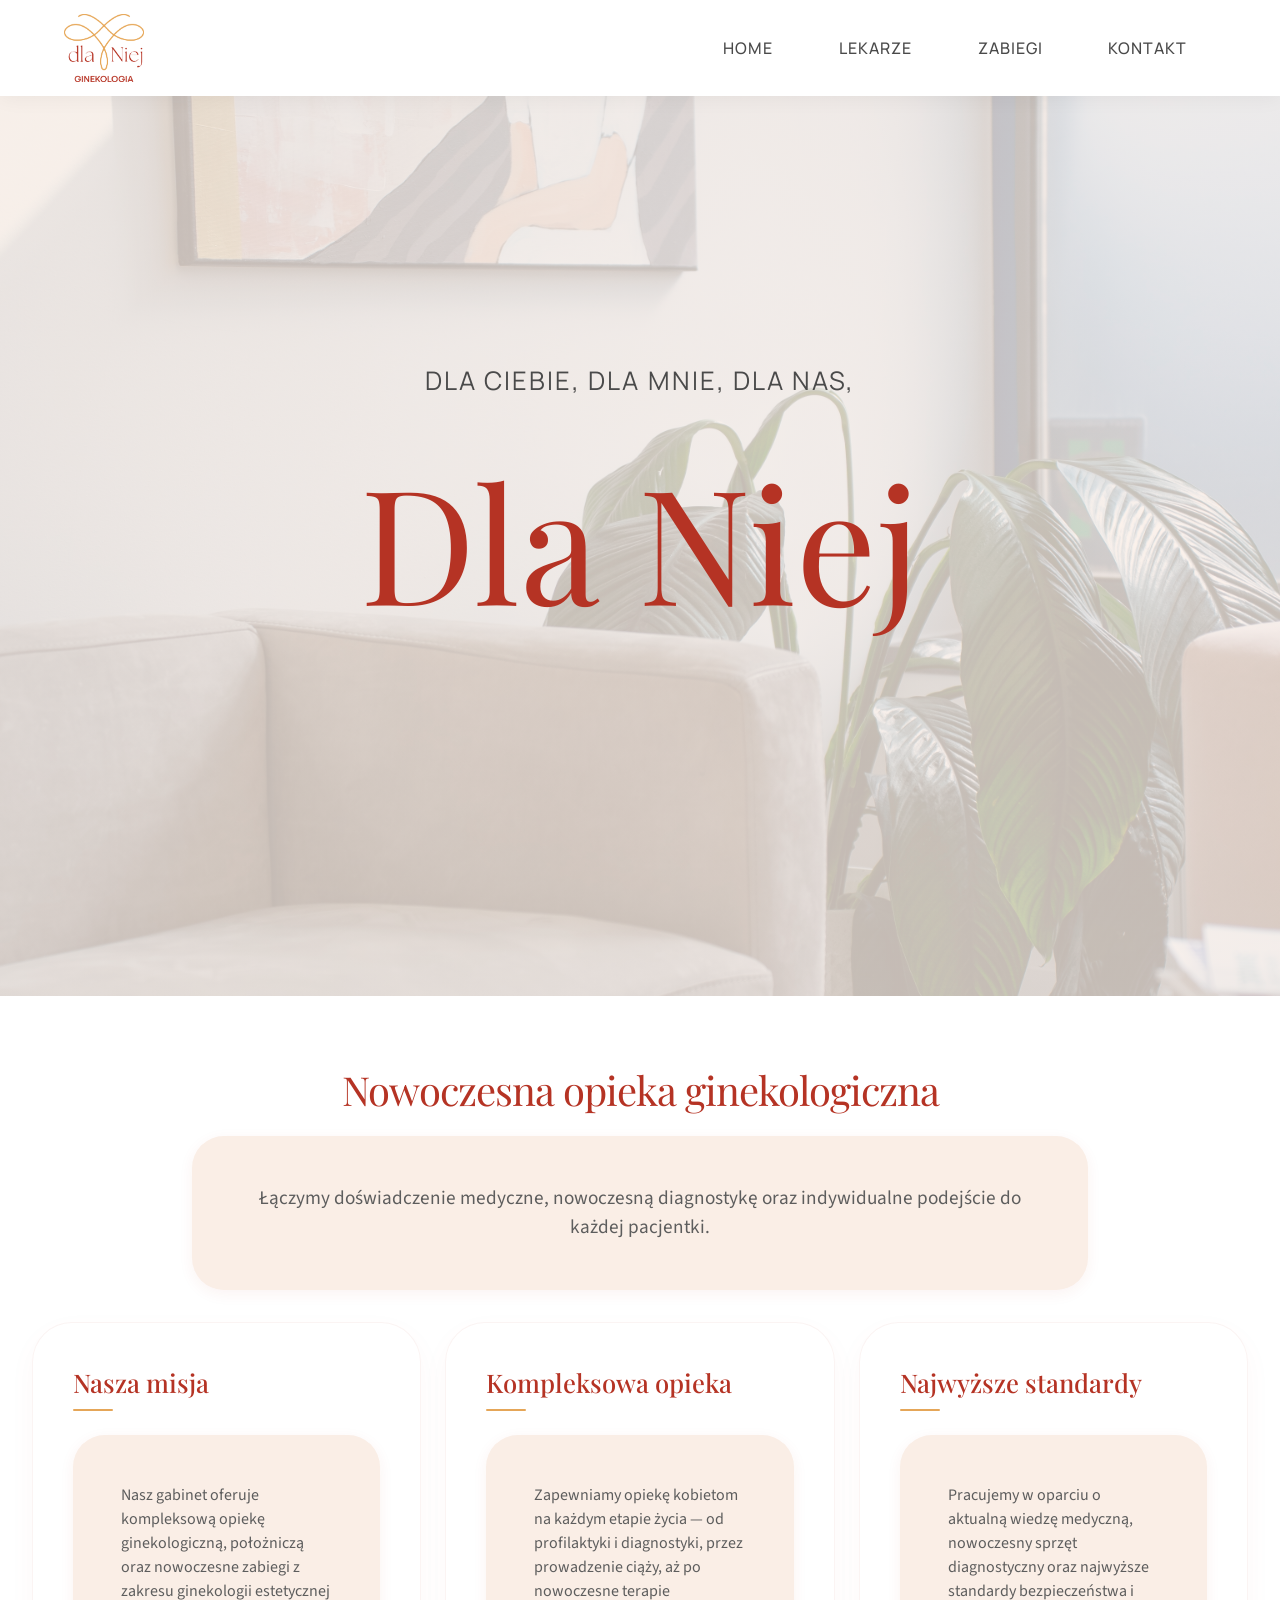
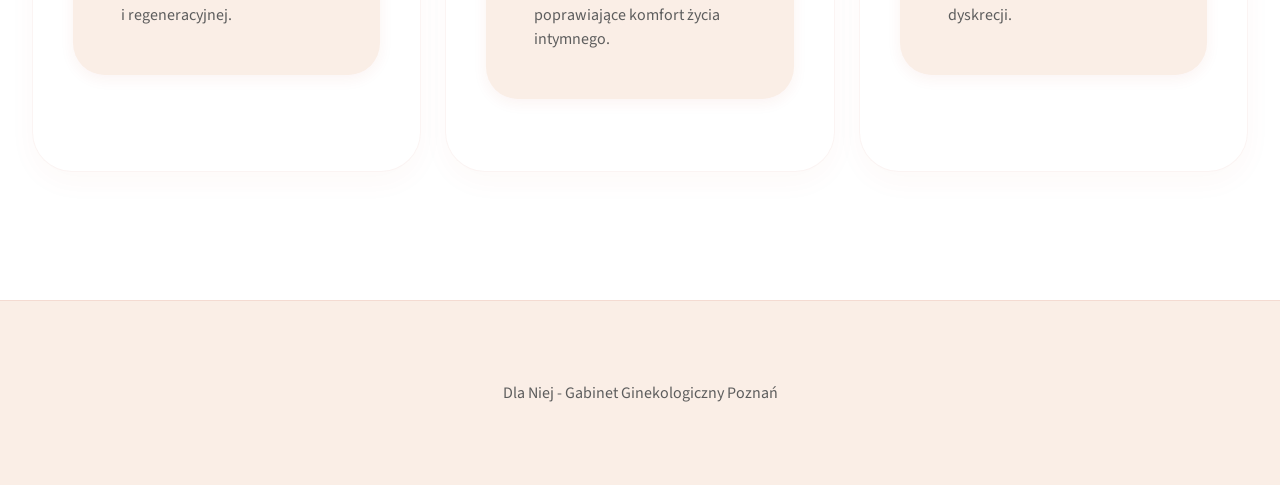
<file: index.html>
<!DOCTYPE html>
<html lang="en">

<head>
    <meta charset="UTF-8">
    <meta name="viewport" content="width=device-width, initial-scale=1.0">
    <title>Ginekolog Poznań | Ginekologia estetyczna | Laseroterapia ginekologiczna - Dla Niej</title>
    <meta name="description"
        content="Gabinet ginekologiczno-położniczy w Poznaniu oferuje kompleksową diagnostykę i leczenie schorzeń kobiecych, prowadzenie ciąży oraz nowoczesne zabiegi ginekologii estetycznej i regeneracyjnej.">
    <link rel="stylesheet" href="styles.css">
</head>

<body>
    <header>
        <img src="materialy/DlaNiej- nowe kolory.png" alt="Logo" class="logo" width="100" height="100">

        <button class="menu-toggle" id="mobile-menu" aria-label="Otwórz menu">
            <span></span>
            <span></span>
            <span></span>
        </button>

        <nav id="nav-menu">
            <a href="index.html"><button>Home</button></a>
            <a href="lekarze.html"><button>Lekarze</button></a>
            <a href="Zabiegi.html"><button>Zabiegi</button></a>
            <a href="kontakt.html"><button>Kontakt</button></a>
        </nav>
    </header>
    <script src="script.js"></script>
    <main>
        <div id="eyecatcher" class="content">


            <p class="claim">Dla Ciebie, Dla mnie, Dla nas,</p>
            <h1>Dla Niej</h1>

        </div>
        <div id="about" class="page-container">
            <h2 class="section-title">Nowoczesna opieka ginekologiczna</h2>
            <p class="section-subtitle">Łączymy doświadczenie medyczne, nowoczesną diagnostykę oraz indywidualne podejście do każdej pacjentki.</p>

            <div class="column-grid">
                <div class="info-card">
                    <h3>Nasza misja</h3>
                    <p>Nasz gabinet oferuje kompleksową opiekę ginekologiczną, położniczą oraz nowoczesne zabiegi z zakresu ginekologii estetycznej i regeneracyjnej.</p>
                </div>
                <div class="info-card">
                    <h3>Kompleksowa opieka</h3>
                    <p>Zapewniamy opiekę kobietom na każdym etapie życia — od profilaktyki i diagnostyki, przez prowadzenie ciąży, aż po nowoczesne terapie poprawiające komfort życia intymnego.</p>
                </div>
                <div class="info-card">
                    <h3>Najwyższe standardy</h3>
                    <p>Pracujemy w oparciu o aktualną wiedzę medyczną, nowoczesny sprzęt diagnostyczny oraz najwyższe standardy bezpieczeństwa i dyskrecji.</p>
                </div>
            </div>
        </div>
    </main>
    <footer>
        <p>Dla Niej - Gabinet Ginekologiczny Poznań</p>
    </footer>
</body>

</html>
</file>
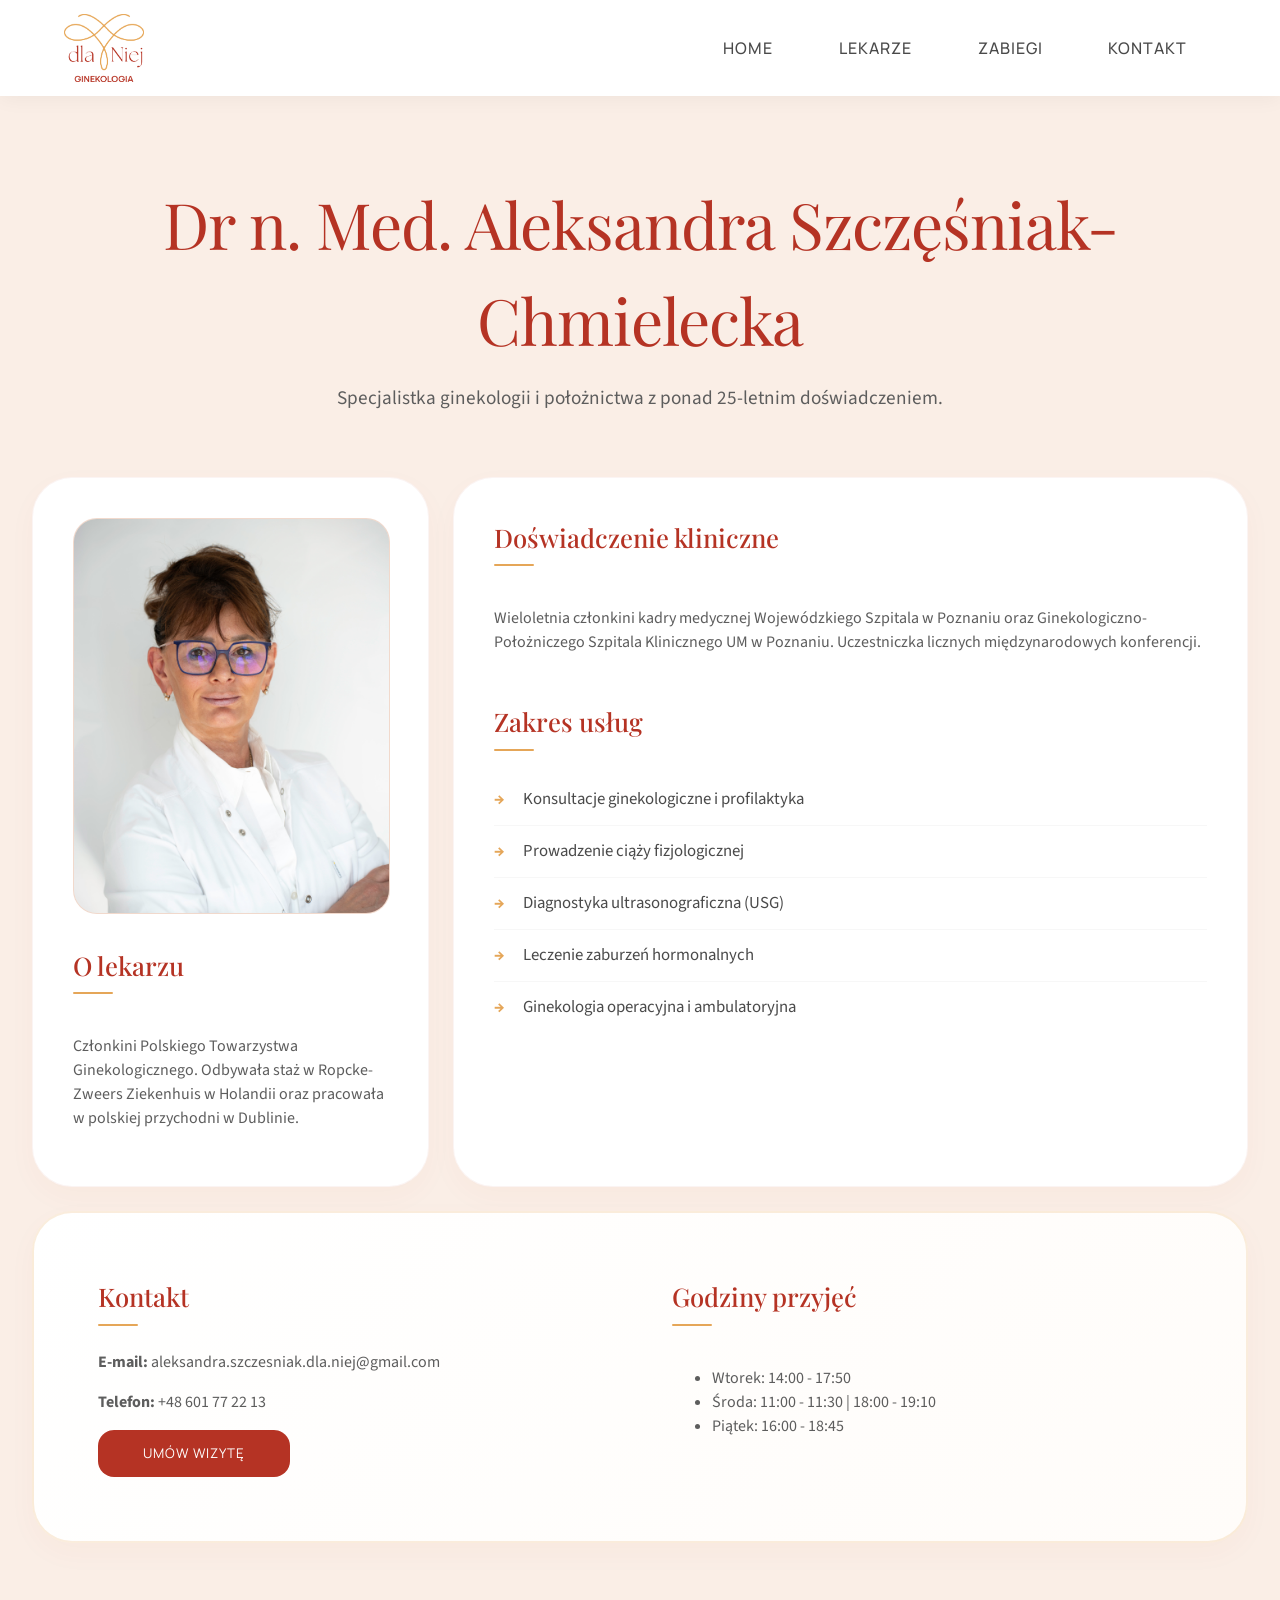
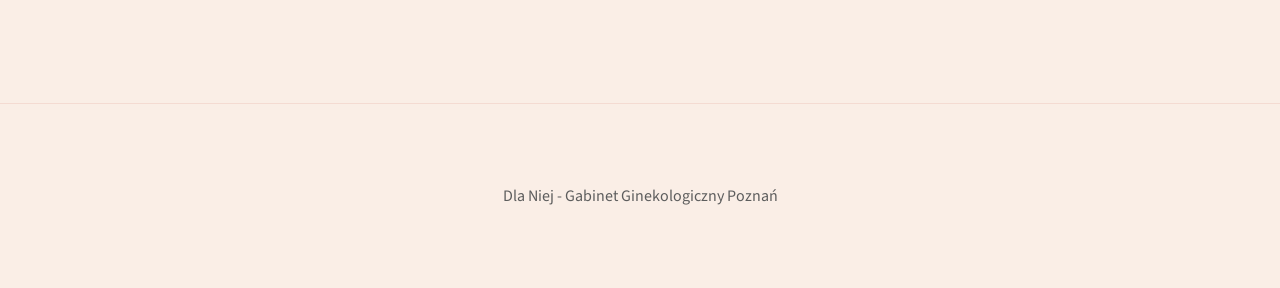
<file: Chmielecka.html>
<!DOCTYPE html>
<html lang="pl">

<head>
    <meta charset="UTF-8">
    <meta name="viewport" content="width=device-width, initial-scale=1.0">
    <title>Dr n. Med. Aleksandra Szczęśniak-Chmielecka - Specjalista Ginekolog</title>
    <link rel="stylesheet" href="styles.css">
    <link rel="stylesheet" href="Lekarz.css">
</head>

<body>
    <header>
        <img src="materialy/DlaNiej- nowe kolory.png" alt="Logo" class="logo" width="100" height="100">

        <button class="menu-toggle" id="mobile-menu" aria-label="Otwórz menu">
            <span></span>
            <span></span>
            <span></span>
        </button>

        <nav id="nav-menu">
            <a href="index.html"><button>Home</button></a>
            <a href="lekarze.html"><button>Lekarze</button></a>
            <a href="Zabiegi.html"><button>Zabiegi</button></a>
            <a href="kontakt.html"><button>Kontakt</button></a>
        </nav>
    </header>
    <script src="script.js"></script>

    <main>
        <div class="page-container">
            <h1 class="section-title">Dr n. Med. Aleksandra Szczęśniak-Chmielecka</h1>
            <p class="section-subtitle">Specjalistka ginekologii i położnictwa z ponad 25-letnim doświadczeniem.</p>

            <div class="column-grid doctor-details-grid">
                <div class="info-card">
                    <div class="doctor-image-placeholder">
                        <img src="materialy/lekarze/foto.dla.niej-2.jpg" alt="Aleksandra Szczęśniak-Chmielecka"
                            style="opacity: 1; width: 100%;">
                    </div>
                    <h3>O lekarzu</h3>
                    <p>Członkini Polskiego Towarzystwa Ginekologicznego. Odbywała staż w Ropcke-Zweers Ziekenhuis w
                        Holandii oraz pracowała w polskiej przychodni w Dublinie.</p>
                </div>

                <div class="info-card">
                    <h3>Doświadczenie kliniczne</h3>
                    <p>Wieloletnia członkini kadry medycznej Wojewódzkiego Szpitala w Poznaniu oraz
                        Ginekologiczno-Położniczego Szpitala Klinicznego UM w Poznaniu. Uczestniczka licznych
                        międzynarodowych konferencji.</p>

                    <h3 style="margin-top: 2rem;">Zakres usług</h3>
                    <ul class="card-list">
                        <li>Konsultacje ginekologiczne i profilaktyka</li>
                        <li>Prowadzenie ciąży fizjologicznej</li>
                        <li>Diagnostyka ultrasonograficzna (USG)</li>
                        <li>Leczenie zaburzeń hormonalnych</li>
                        <li>Ginekologia operacyjna i ambulatoryjna</li>
                    </ul>
                </div>

                <div class="info-card featured-card doctor-contact-card">
                    <div>
                        <h3>Kontakt</h3>
                        <div class="contact-item" style="margin-bottom: 1rem;">
                            <strong>E-mail:</strong>
                            <span>aleksandra.szczesniak.dla.niej@gmail.com</span>
                        </div>
                        <div class="contact-item">
                            <strong>Telefon:</strong>
                            <span>+48 601 77 22 13</span>
                        </div>
                        <a href="https://www.znanylekarz.pl/aleksandra-szczesniak-chmielecka/ginekolog/poznan#profile-info" target="_blank">
                            <button class="appointment-button">Umów wizytę</button>
                        </a>
                    </div>

                    <div>
                        <h3>Godziny przyjęć</h3>
                        <ul class="opening-hours-list">
                            <li><span>Wtorek:</span> <span>14:00 - 17:50</span></li>
                            <li><span>Środa:</span> <span>11:00 - 11:30 |   18:00 - 19:10</span></li>
                            <li><span>Piątek:</span> <span>16:00 - 18:45</span></li>
                        </ul>
                    </div>
                </div>
            </div>
        </div>
    </main>

    <footer>
        <p>Dla Niej - Gabinet Ginekologiczny Poznań</p>
    </footer>
</body>

</html>
</file>
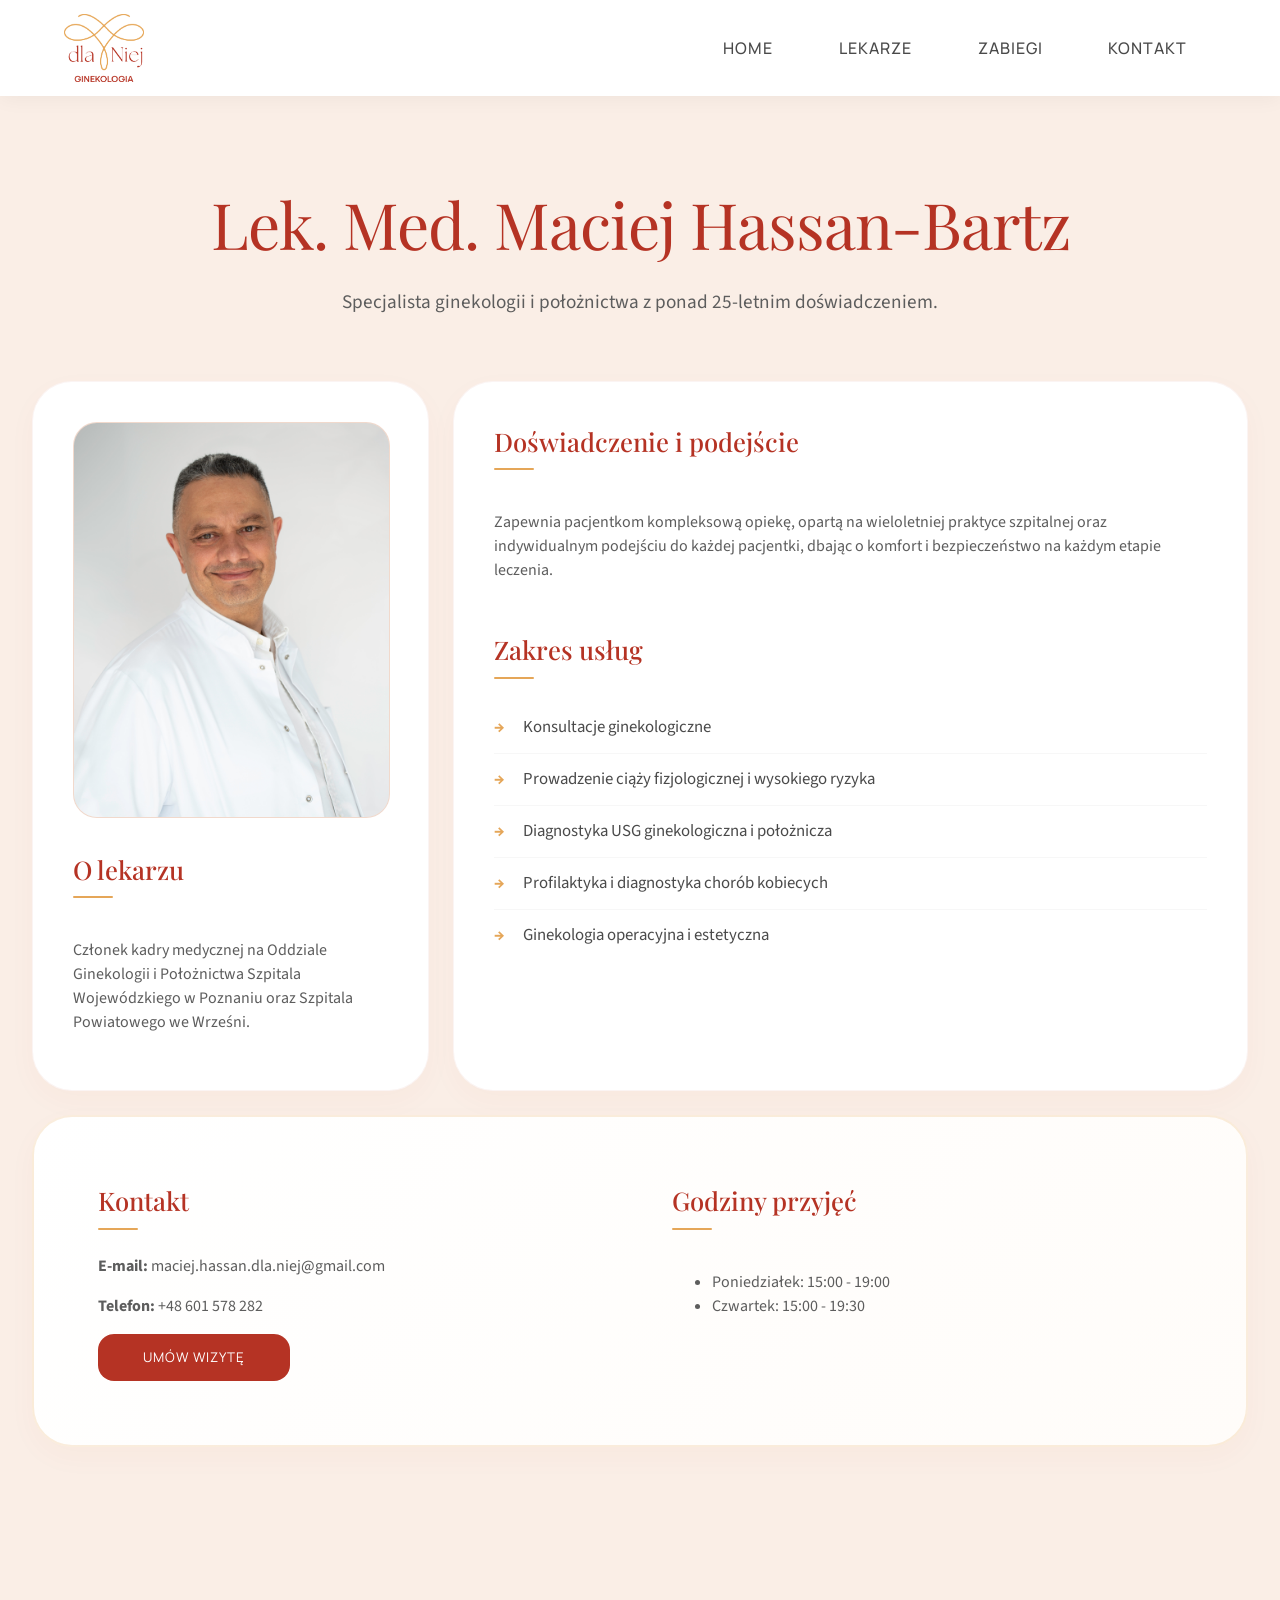
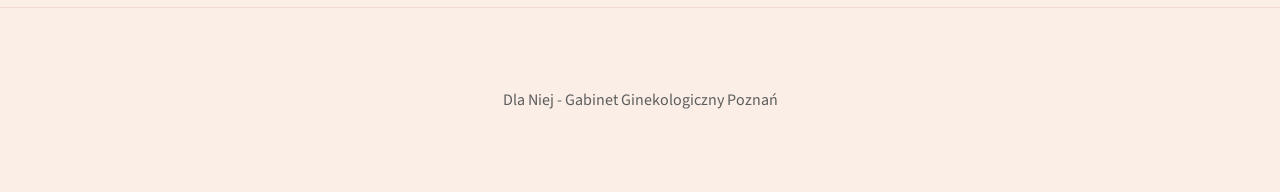
<file: Hassan.html>
<!DOCTYPE html>
<html lang="pl">

<head>
    <meta charset="UTF-8">
    <meta name="viewport" content="width=device-width, initial-scale=1.0">
    <title>Lek. Med. Maciej Hassan-Bartz</title>
    <link rel="stylesheet" href="styles.css">
    <link rel="stylesheet" href="Lekarz.css">
</head>

<body>
    <header>
        <img src="materialy/DlaNiej- nowe kolory.png" alt="Logo" class="logo" width="100" height="100">

        <button class="menu-toggle" id="mobile-menu" aria-label="Otwórz menu">
            <span></span>
            <span></span>
            <span></span>
        </button>

        <nav id="nav-menu">
            <a href="index.html"><button>Home</button></a>
            <a href="lekarze.html"><button>Lekarze</button></a>
            <a href="Zabiegi.html"><button>Zabiegi</button></a>
            <a href="kontakt.html"><button>Kontakt</button></a>
        </nav>
    </header>
    <script src="script.js"></script>

    <main>
        <div class="page-container">
            <h1 class="section-title">Lek. Med. Maciej Hassan-Bartz</h1>
            <p class="section-subtitle">Specjalista ginekologii i położnictwa z ponad 25-letnim doświadczeniem.</p>

            <div class="column-grid doctor-details-grid">
                <div class="info-card">
                    <div class="doctor-image-placeholder">
                        <img src="materialy/lekarze/foto.dla.niej-6.jpg" alt="Maciej Hassan-Bartz"
                            style="opacity: 1; width: 100%;">
                    </div>
                    <h3>O lekarzu</h3>
                    <p>Członek kadry medycznej na Oddziale Ginekologii i Położnictwa Szpitala Wojewódzkiego w Poznaniu
                        oraz Szpitala Powiatowego we Wrześni.</p>
                </div>

                <div class="info-card">
                    <h3>Doświadczenie i podejście</h3>
                    <p>Zapewnia pacjentkom kompleksową opiekę, opartą na wieloletniej praktyce szpitalnej oraz
                        indywidualnym podejściu do każdej pacjentki, dbając o komfort i bezpieczeństwo na każdym etapie
                        leczenia.</p>

                    <h3 style="margin-top: 2rem;">Zakres usług</h3>
                    <ul class="card-list">
                        <li>Konsultacje ginekologiczne</li>
                        <li>Prowadzenie ciąży fizjologicznej i wysokiego ryzyka</li>
                        <li>Diagnostyka USG ginekologiczna i położnicza</li>
                        <li>Profilaktyka i diagnostyka chorób kobiecych</li>
                        <li>Ginekologia operacyjna i estetyczna</li>
                    </ul>
                </div>

                <div class="info-card featured-card doctor-contact-card">
                    <div>
                        <h3>Kontakt</h3>
                        <div class="contact-item" style="margin-bottom: 1rem;">
                            <strong>E-mail:</strong>
                            <span>maciej.hassan.dla.niej@gmail.com</span>
                        </div>
                        <div class="contact-item">
                            <strong>Telefon:</strong>
                            <span>+48 601 578 282</span>
                        </div>
                        <a href="https://www.znanylekarz.pl/maciej-hassan-bartz/ginekolog/poznan" target="_blank">
                            <button class="appointment-button">Umów wizytę</button>
                        </a>
                    </div>

                    <div>
                        <h3>Godziny przyjęć</h3>
                        <ul class="opening-hours-list">
                            <li><span>Poniedziałek:</span> <span>15:00 - 19:00</span></li>                    
                            <li><span>Czwartek:</span> <span>15:00 - 19:30</span></li>
                        </ul>
                    </div>
                </div>
            </div>
        </div>
    </main>

    <footer>
        <p>Dla Niej - Gabinet Ginekologiczny Poznań</p>
    </footer>
</body>

</html>
</file>
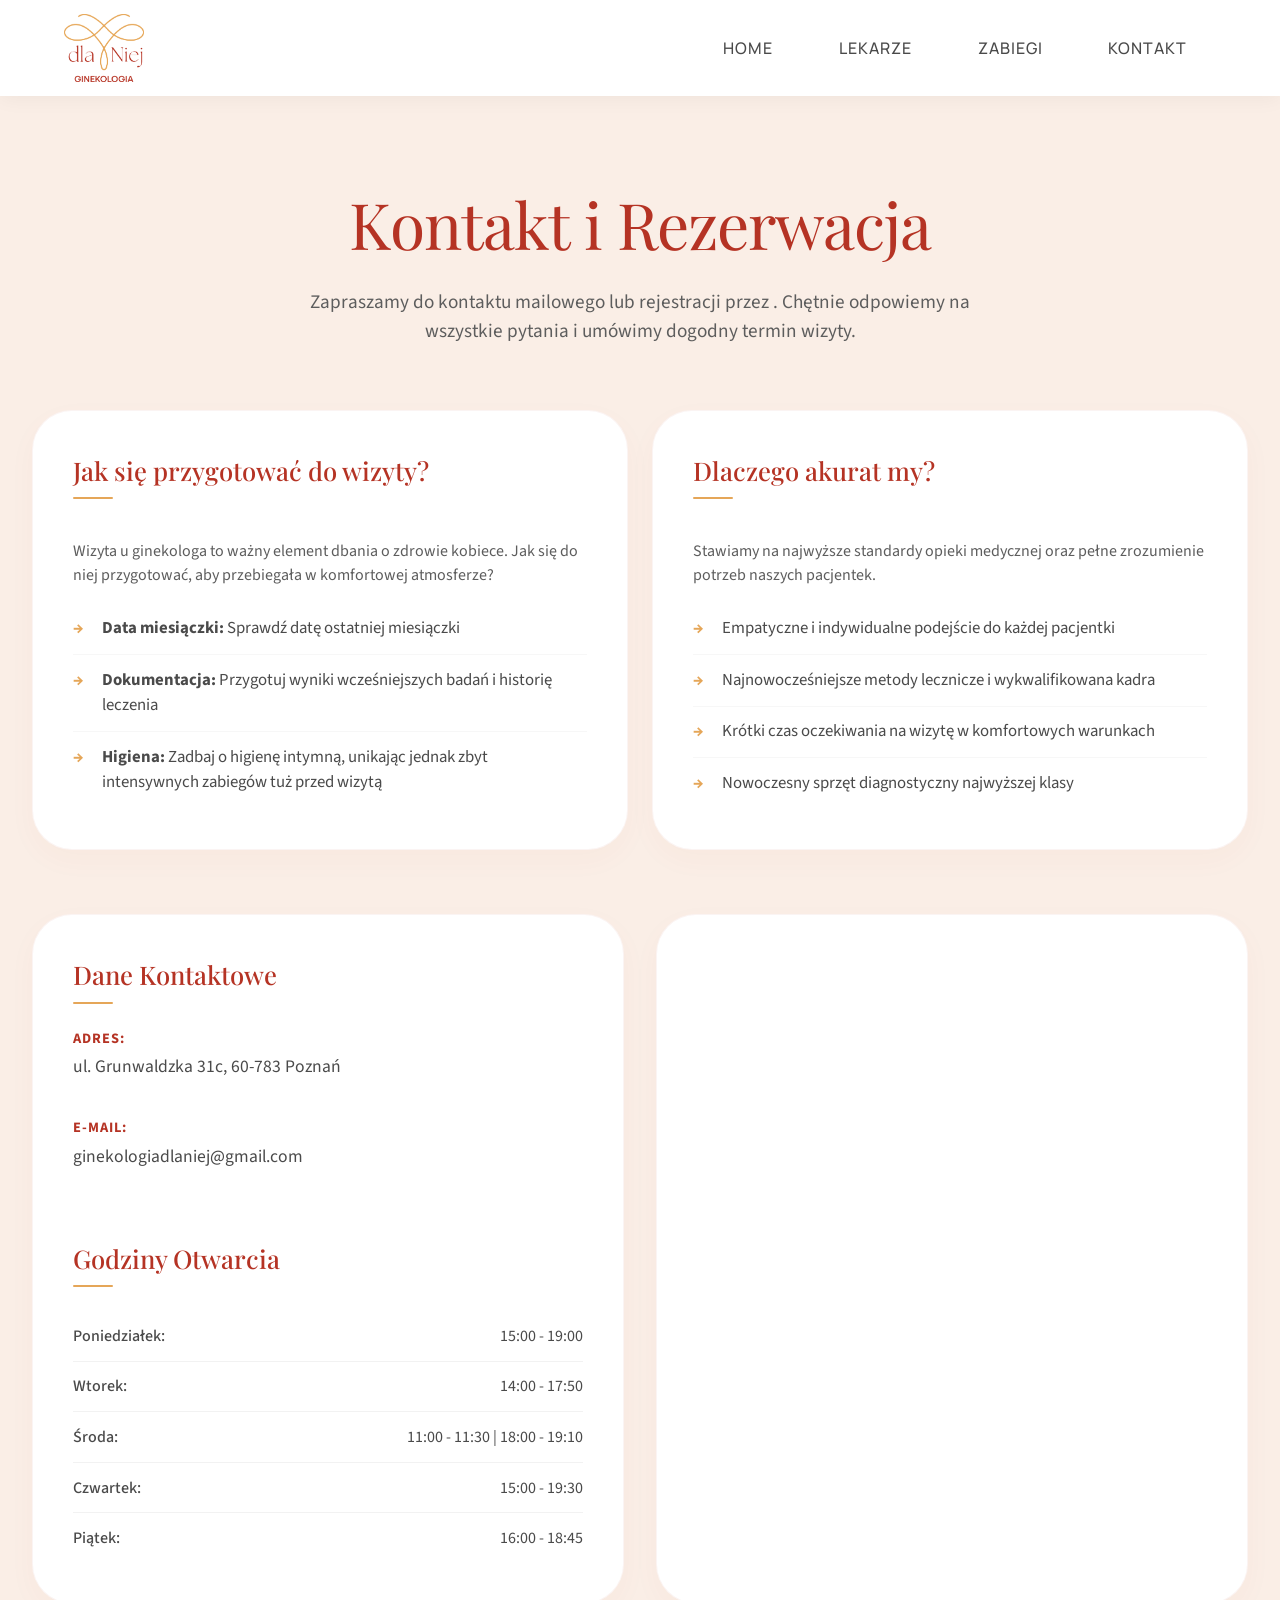
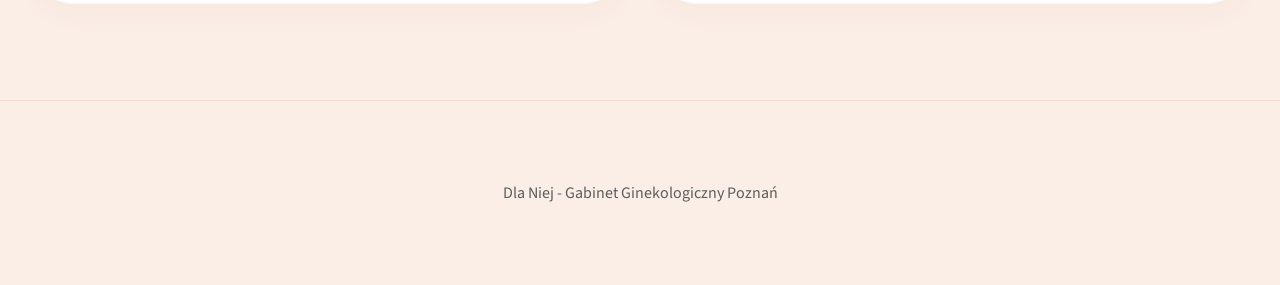
<file: kontakt.html>
<!DOCTYPE html>
<html lang="pl">

<head>
    <meta charset="UTF-8">
    <meta name="viewport" content="width=device-width, initial-scale=1.0">
    <title>Kontakt i Rezerwacja | Ginekolog Poznań - Dla Niej</title>
    <meta name="description" content="Skontaktuj się z naszym gabinetem w Poznaniu. Umów wizytę ginekologiczną, położniczą lub zabieg ginekologii estetycznej. Sprawdź godziny otwarcia i dojazd.">
    <link rel="stylesheet" href="styles.css">
    <link rel="stylesheet" href="kontakt.css">
</head>

<body>
    <header>
        <img src="materialy/DlaNiej- nowe kolory.png" alt="Logo" class="logo" width="100" height="100">

        <button class="menu-toggle" id="mobile-menu" aria-label="Otwórz menu">
            <span></span>
            <span></span>
            <span></span>
        </button>

        <nav id="nav-menu">
            <a href="index.html"><button>Home</button></a>
            <a href="lekarze.html"><button>Lekarze</button></a>
            <a href="Zabiegi.html"><button>Zabiegi</button></a>
            <a href="kontakt.html"><button>Kontakt</button></a>
        </nav>
    </header>
    <script src="script.js"></script>
    <main>
        <div class="page-container">
            <h1 class="section-title">Kontakt i Rezerwacja</h1>
            <p class="section-subtitle">Zapraszamy do kontaktu mailowego lub rejestracji przez . Chętnie odpowiemy na wszystkie pytania i umówimy dogodny termin wizyty.</p>

            <div class="column-grid">
                <div class="info-card">
                    <h3>Jak się przygotować do wizyty?</h3>
                    <p>Wizyta u ginekologa to ważny element dbania o zdrowie kobiece. Jak się do niej przygotować, aby przebiegała w komfortowej atmosferze?</p>

                    <ul class="card-list">
                        <li><strong>Data miesiączki:</strong> Sprawdź datę ostatniej miesiączki</li>
                        <li><strong>Dokumentacja:</strong> Przygotuj wyniki wcześniejszych badań i historię leczenia</li>
                        <li><strong>Higiena:</strong> Zadbaj o higienę intymną, unikając jednak zbyt intensywnych zabiegów tuż przed wizytą</li>
                    </ul>
                </div>

                <div class="info-card">
                    <h3>Dlaczego akurat my?</h3>
                    <p>Stawiamy na najwyższe standardy opieki medycznej oraz pełne zrozumienie potrzeb naszych pacjentek.</p>
                    <ul class="card-list">
                        <li>Empatyczne i indywidualne podejście do każdej pacjentki</li>
                        <li>Najnowocześniejsze metody lecznicze i wykwalifikowana kadra</li>
                        <li>Krótki czas oczekiwania na wizytę w komfortowych warunkach</li>
                        <li>Nowoczesny sprzęt diagnostyczny najwyższej klasy</li>
                    </ul>
                </div>
            </div>

            <div class="contact-grid">
                <div class="info-card contact-details-card">
                    <h3>Dane Kontaktowe</h3>
                    <div class="contact-item">
                        <strong>Adres:</strong>
                        <span>ul. Grunwaldzka 31c, 60-783 Poznań</span>
                    </div>
                    
                    <div class="contact-item">
                        <strong>E-mail:</strong>
                        <span>ginekologiadlaniej@gmail.com</span>
                    </div>
                    <h3 style="margin-top: 2rem;">Godziny Otwarcia</h3>
                    <ul class="opening-hours-list">
                        <li><span>Poniedziałek:</span> <span>15:00 - 19:00</span></li>
                        <li><span>Wtorek:</span> <span>14:00 - 17:50</span></li>
                        <li><span>Środa:</span> <span>11:00 - 11:30 | 18:00 - 19:10</span></li>
                        <li><span>Czwartek:</span> <span>15:00 - 19:30</span></li>
                        <li><span>Piątek:</span> <span>16:00 - 18:45</span></li>
                    </ul>
                </div>

                <div class="info-card map-card">
                    <iframe class="map-frame"
                        src="https://www.google.com/maps/embed?pb=!1m18!1m12!1m3!1d2434.132561510294!2d16.892225577203845!3d52.404273672031024!2m3!1f0!2f0!3f0!3m2!1i1024!2i768!4f13.1!3m3!1m2!1s0x470444ce3595a99d%3A0xab818b6193c996a9!2sGrunwaldzka%2031C%2C%2060-783%20Pozna%C5%84!5e0!3m2!1spl!2spl!4v1778138761450!5m2!1spl!2spl"
                        style="border:0;" allowfullscreen="" loading="lazy"
                        referrerpolicy="no-referrer-when-downgrade"></iframe>
                </div>
            </div>
        </div>
    </main>

    <footer>
        <p>Dla Niej - Gabinet Ginekologiczny Poznań</p>
    </footer>
</body>

</html>
</file>
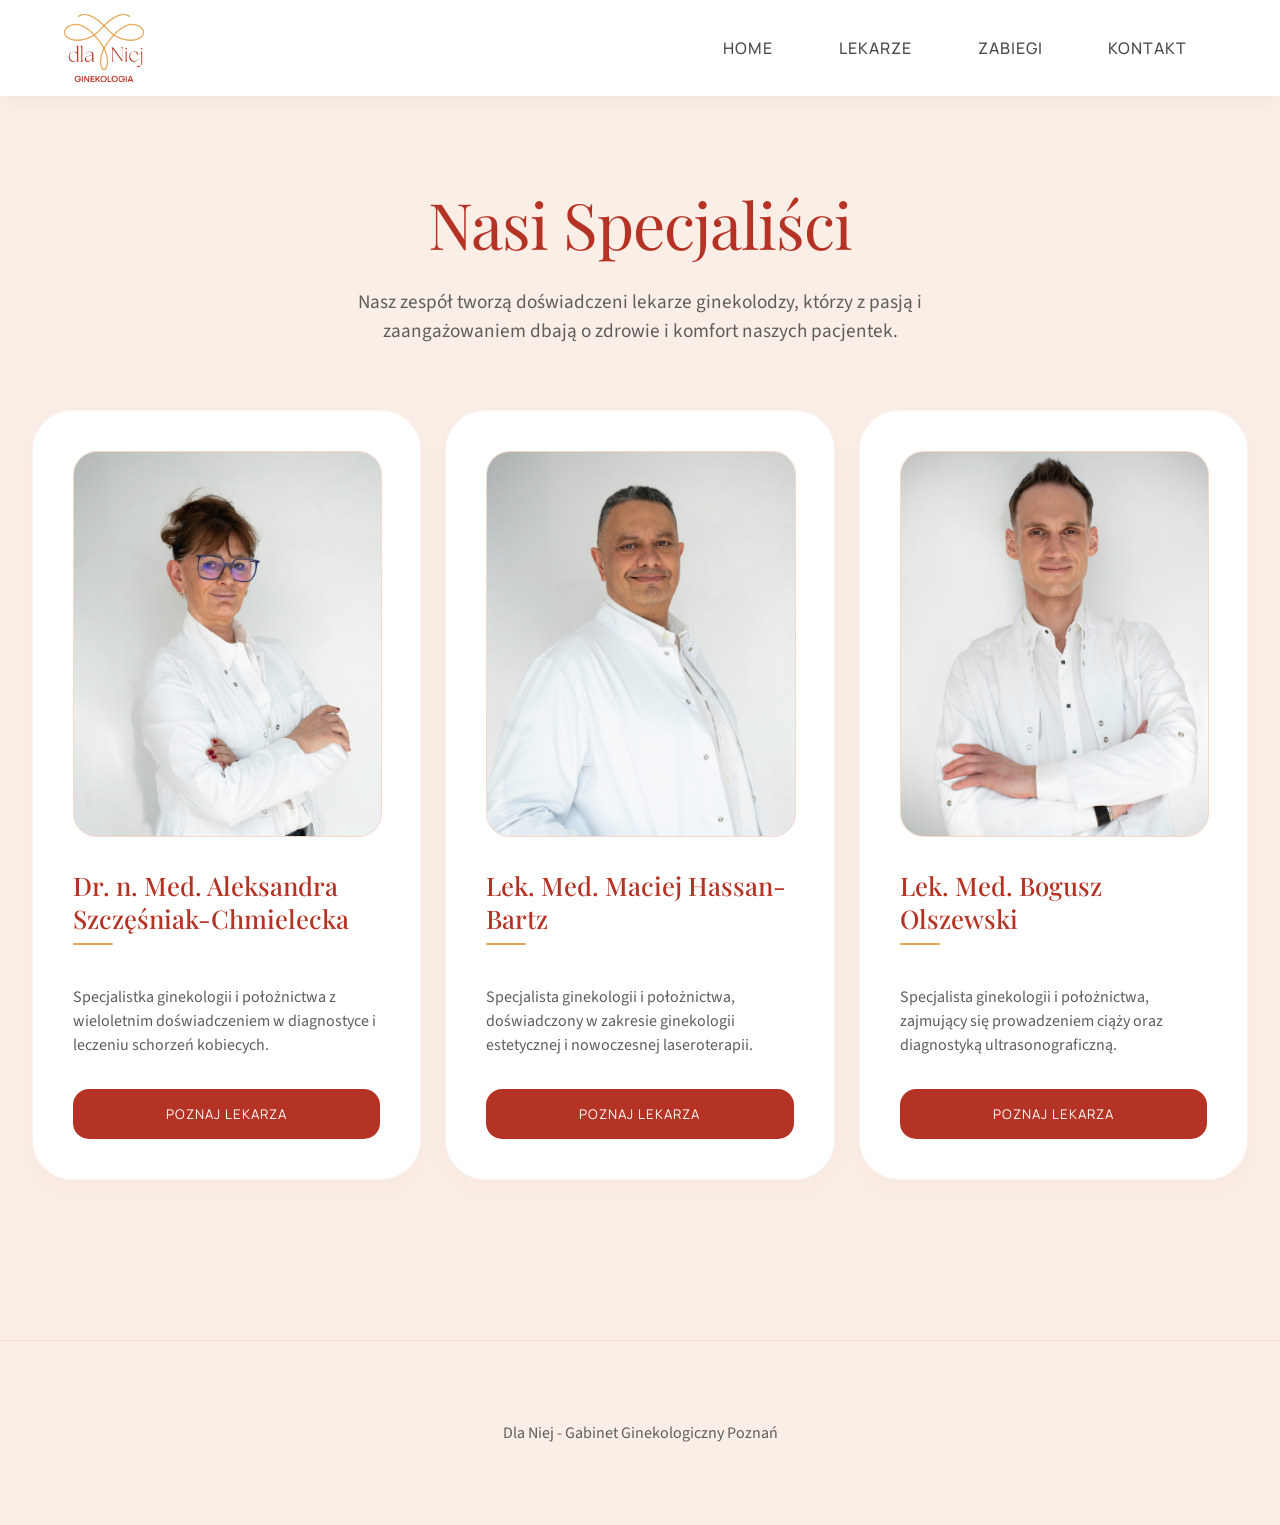
<file: lekarze.html>
<!DOCTYPE html>
<html lang="en">

<head>
    <meta charset="UTF-8">
    <meta name="viewport" content="width=device-width, initial-scale=1.0">
    <title>Zespół Lekarzy Ginekologów | Poznań - Dla Niej</title>
    <meta name="description"
        content="Poznaj nasz zespół doświadczonych specjalistów ginekologii i położnictwa. Zapewniamy profesjonalną opiekę i indywidualne podejście do każdej pacjentki w Poznaniu.">
    <link rel="stylesheet" href="lekarze.css">
    <link rel="stylesheet" href="styles.css">
    <script src="script.js" defer></script>
</head>

<body>
    <header>
        <img src="materialy/DlaNiej- nowe kolory.png" alt="Logo" class="logo" width="100" height="100">

        <button class="menu-toggle" id="mobile-menu" aria-label="Otwórz menu">
            <span></span>
            <span></span>
            <span></span>
        </button>

        <nav id="nav-menu">
            <a href="index.html"><button>Home</button></a>
            <a href="lekarze.html"><button>Lekarze</button></a>
            <a href="Zabiegi.html"><button>Zabiegi</button></a>
            <a href="kontakt.html"><button>Kontakt</button></a>
        </nav>
    </header>

    <main>
        <div class="page-container">
            <h1 class="section-title">Nasi Specjaliści</h1>
            <p class="section-subtitle">Nasz zespół tworzą doświadczeni lekarze ginekolodzy, którzy z pasją i
                zaangażowaniem dbają o zdrowie i komfort naszych pacjentek.</p>

            <div class="column-grid">
                <!-- Dr. Aleksandra Szczęśniak-Chmielecka -->
                <div class="info-card">
                    <div class="doctor-image-placeholder">
                        <img src="materialy/lekarze/foto.dla.niej-3.jpg" alt="Dr. Aleksandra Szczęśniak-Chmielecka"
                            style="opacity: 1; width: 100%;">
                    </div>
                    <h2>Dr. n. Med. Aleksandra Szczęśniak-Chmielecka</h2>
                    <p>Specjalistka ginekologii i położnictwa z wieloletnim doświadczeniem w diagnostyce i leczeniu
                        schorzeń kobiecych.</p>
                    <a href="Chmielecka.html" class="details-link">
                        <button class="appointment-button">Poznaj lekarza</button>
                    </a>
                </div>

                <!-- Lek. Med. Maciej Hassan-Bartz -->
                <div class="info-card">
                    <div class="doctor-image-placeholder">
                        <img src="materialy/lekarze/foto.dla.niej-4.jpg" alt="Lek. Med. Maciej Hassan-Bartz"
                            style="opacity: 1; width: 100%;">
                    </div>
                    <h2>Lek. Med. Maciej Hassan-Bartz</h2>
                    <p>Specjalista ginekologii i położnictwa, doświadczony w zakresie ginekologii estetycznej i nowoczesnej
                        laseroterapii.</p>
                    <a href="Hassan.html" class="details-link">
                        <button class="appointment-button">Poznaj lekarza</button>
                    </a>
                </div>

                <!-- Lek. Med. Bogusz Olszewski -->
                <div class="info-card">
                    <div class="doctor-image-placeholder">
                        <img src="materialy/lekarze/foto.dla.niej-12.jpg" alt="Lek. Med. Bogusz Olszewski"
                            style="opacity: 1; width: 100%;">
                    </div>
                    <h2>Lek. Med. Bogusz Olszewski</h2>
                    <p>Specjalista ginekologii i położnictwa, zajmujący się prowadzeniem ciąży oraz diagnostyką
                        ultrasonograficzną.</p>
                    <a href="Olszewski.html" class="details-link">
                        <button class="appointment-button">Poznaj lekarza</button>
                    </a>
                </div>
            </div>
        </div>
    </main>

    <footer>
        <p>Dla Niej - Gabinet Ginekologiczny Poznań</p>
    </footer>
</body>

</html>
</file>
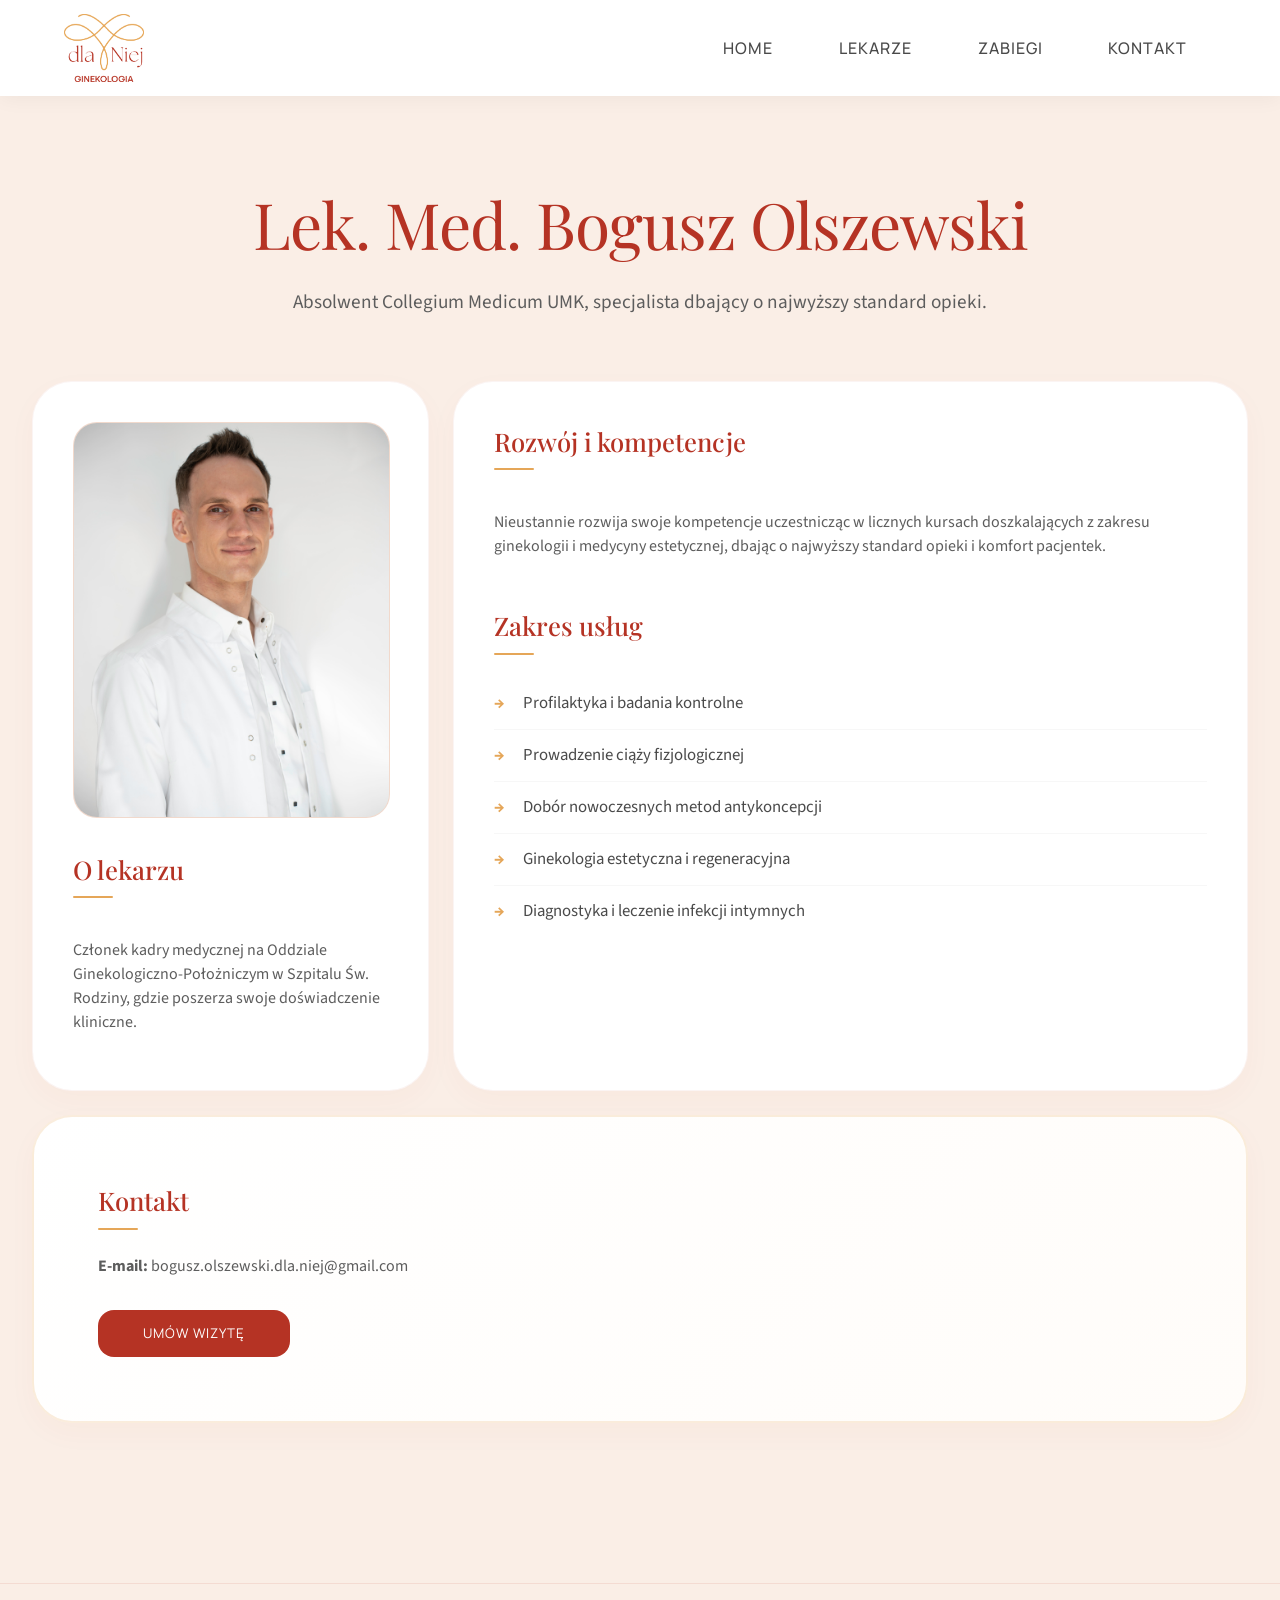
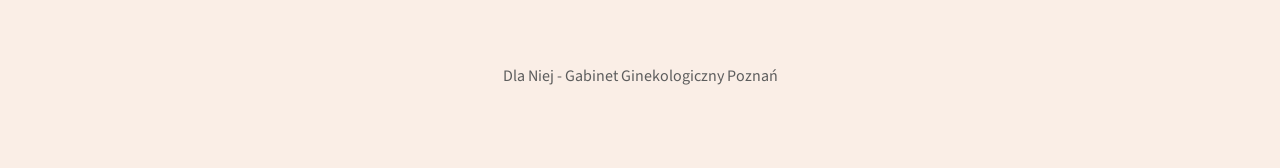
<file: Olszewski.html>
<!DOCTYPE html>
<html lang="pl">

<head>
    <meta charset="UTF-8">
    <meta name="viewport" content="width=device-width, initial-scale=1.0">
    <title>Lek. Med. Bogusz Olszewski - Specjalista Ginekolog</title>
    <link rel="stylesheet" href="styles.css">
    <link rel="stylesheet" href="Lekarz.css">
</head>

<body>
    <header>
        <img src="materialy/DlaNiej- nowe kolory.png" alt="Logo" class="logo" width="100" height="100">

        <button class="menu-toggle" id="mobile-menu" aria-label="Otwórz menu">
            <span></span>
            <span></span>
            <span></span>
        </button>

        <nav id="nav-menu">
            <a href="index.html"><button>Home</button></a>
            <a href="lekarze.html"><button>Lekarze</button></a>
            <a href="Zabiegi.html"><button>Zabiegi</button></a>
            <a href="kontakt.html"><button>Kontakt</button></a>
        </nav>
    </header>
    <script src="script.js"></script>

    <main>
        <div class="page-container">
            <h1 class="section-title">Lek. Med. Bogusz Olszewski</h1>
            <p class="section-subtitle">Absolwent Collegium Medicum UMK, specjalista dbający o najwyższy standard
                opieki.</p>

            <div class="column-grid doctor-details-grid">
                <div class="info-card">
                    <div class="doctor-image-placeholder">
                        <img src="materialy/lekarze/foto.dla.niej-9.jpg" alt="Bogusz Olszewski"
                            style="opacity: 1; width: 100%;">
                    </div>
                    <h3>O lekarzu</h3>
                    <p>Członek kadry medycznej na Oddziale Ginekologiczno-Położniczym w Szpitalu Św. Rodziny, gdzie
                        poszerza swoje doświadczenie kliniczne.</p>
                </div>

                <div class="info-card">
                    <h3>Rozwój i kompetencje</h3>
                    <p>Nieustannie rozwija swoje kompetencje uczestnicząc w licznych kursach doszkalających z zakresu
                        ginekologii i medycyny estetycznej, dbając o najwyższy standard opieki i komfort pacjentek.</p>

                    <h3 style="margin-top: 2rem;">Zakres usług</h3>
                    <ul class="card-list">
                        <li>Profilaktyka i badania kontrolne</li>
                        <li>Prowadzenie ciąży fizjologicznej</li>
                        <li>Dobór nowoczesnych metod antykoncepcji</li>
                        <li>Ginekologia estetyczna i regeneracyjna</li>
                        <li>Diagnostyka i leczenie infekcji intymnych</li>
                    </ul>
                </div>

                <div class="info-card featured-card doctor-contact-card">
                    <div>
                        <h3>Kontakt</h3>
                        <div class="contact-item" style="margin-bottom: 1rem;">
                            <strong>E-mail:</strong>
                            <span>bogusz.olszewski.dla.niej@gmail.com</span>
                        </div>
                        <a href="https://www.znanylekarz.pl/bogusz-olszewski/ginekolog-lekarze-wykonujacy-zabiegi-medycyny-estetycznej-lekarz-pierwszego-kontaktu/suchy-las" target="_blank">
                            <button class="appointment-button">Umów wizytę</button>
                        </a>
                    </div>
                </div>
            </div>
        </div>
    </main>

    <footer>
        <p>Dla Niej - Gabinet Ginekologiczny Poznań</p>
    </footer>
</body>

</html>
</file>
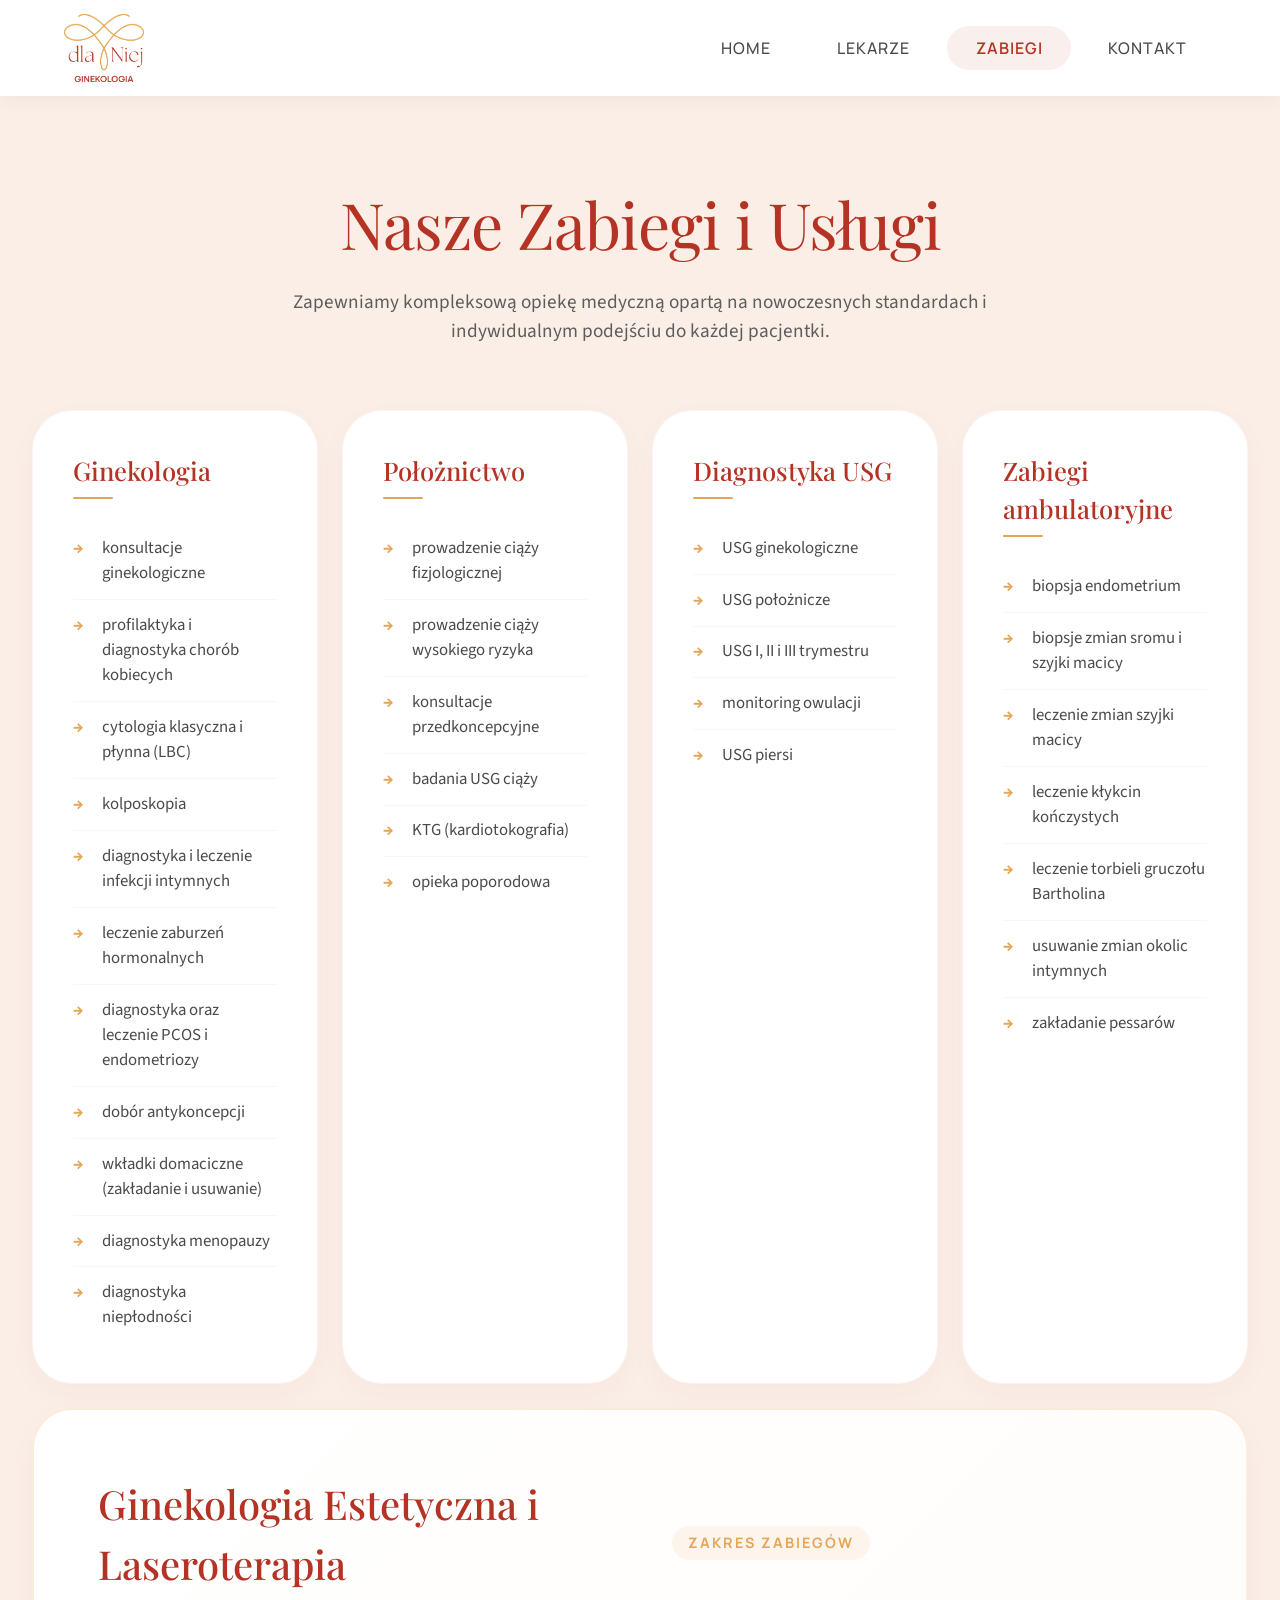
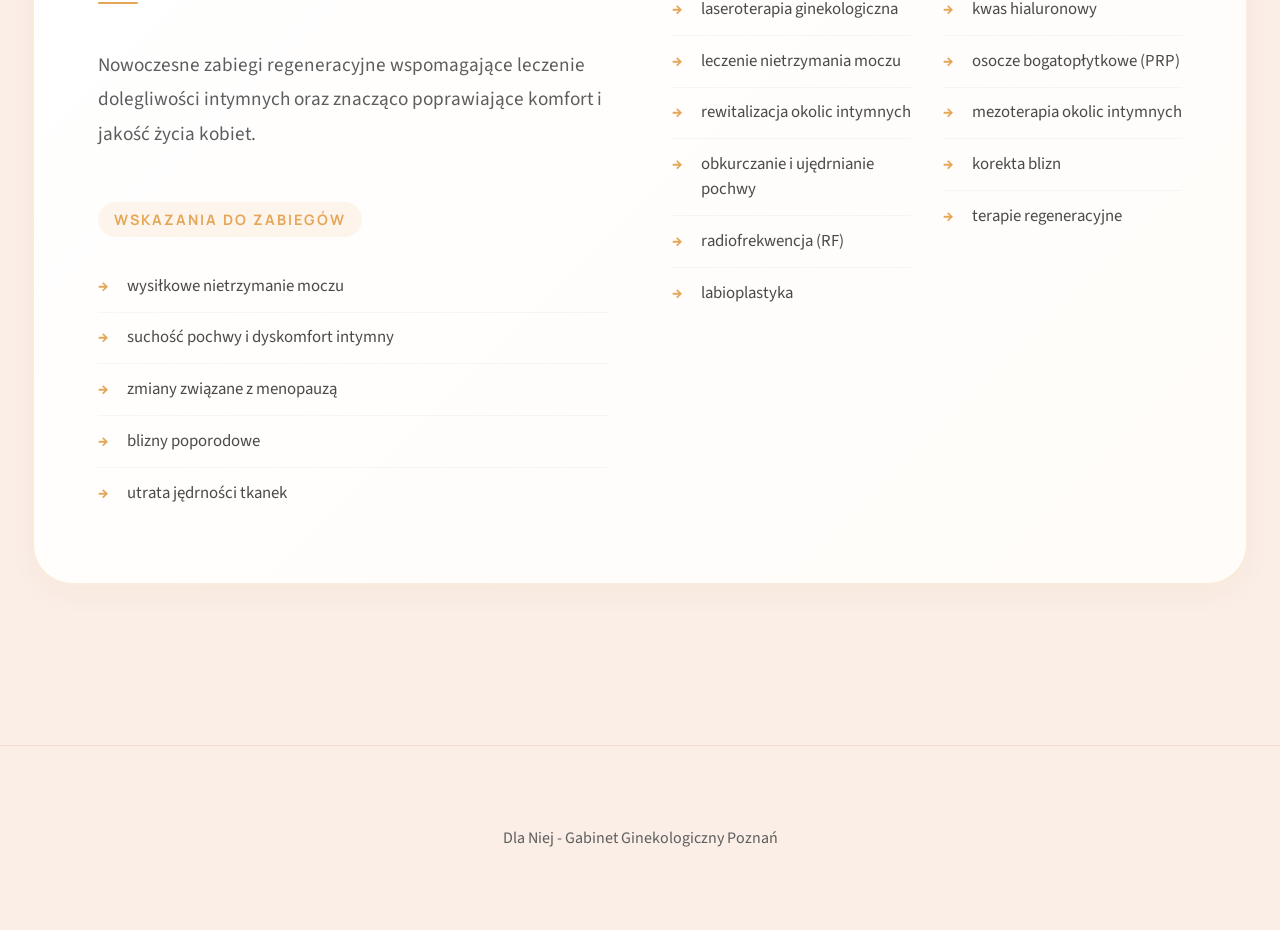
<file: Zabiegi.html>
<!DOCTYPE html>
<html lang="pl">

<head>
    <meta charset="UTF-8">
    <meta name="viewport" content="width=device-width, initial-scale=1.0">
    <title>Zabiegi Ginekologiczne i Estetyczne | Poznań - Dla Niej</title>
    <meta name="description" content="Zapoznaj się z szeroką ofertą zabiegów ginekologicznych, położniczych oraz nowoczesnej ginekologii estetycznej i laseroterapii w gabinecie Dla Niej w Poznaniu.">
    <link rel="stylesheet" href="styles.css">
    <link rel="stylesheet" href="zabiegi.css">
</head>

<body>
    <header>
        <img src="materialy/DlaNiej- nowe kolory.png" alt="Logo" class="logo" width="100" height="100">

        <button class="menu-toggle" id="mobile-menu" aria-label="Otwórz menu">
            <span></span>
            <span></span>
            <span></span>
        </button>

        <nav id="nav-menu">
            <a href="index.html"><button>Home</button></a>
            <a href="lekarze.html"><button>Lekarze</button></a>
            <a class="active" href="Zabiegi.html"><button>Zabiegi</button></a>
            <a href="kontakt.html"><button>Kontakt</button></a>
        </nav>
    </header>
    <script src="script.js"></script>

    <main>
        <div class="page-container">
            <h1 class="section-title">Nasze Zabiegi i Usługi</h1>
            <p class="section-subtitle">Zapewniamy kompleksową opiekę medyczną opartą na nowoczesnych standardach i indywidualnym podejściu do każdej pacjentki.</p>

            <div class="column-grid grid-4">
                <!-- Ginekologia -->
                <div class="info-card">
                    <h3>Ginekologia</h3>
                    <ul class="card-list">
                        <li>konsultacje ginekologiczne</li>
                        <li>profilaktyka i diagnostyka chorób kobiecych</li>
                        <li>cytologia klasyczna i płynna (LBC)</li>
                        <li>kolposkopia</li>
                        <li>diagnostyka i leczenie infekcji intymnych</li>
                        <li>leczenie zaburzeń hormonalnych</li>
                        <li>diagnostyka oraz leczenie PCOS i endometriozy</li>
                        <li>dobór antykoncepcji</li>
                        <li>wkładki domaciczne (zakładanie i usuwanie)</li>
                        <li>diagnostyka menopauzy</li>
                        <li>diagnostyka niepłodności</li>
                    </ul>
                </div>

                <!-- Położnictwo -->
                <div class="info-card">
                    <h3>Położnictwo</h3>
                    <ul class="card-list">
                        <li>prowadzenie ciąży fizjologicznej</li>
                        <li>prowadzenie ciąży wysokiego ryzyka</li>
                        <li>konsultacje przedkoncepcyjne</li>
                        <li>badania USG ciąży</li>
                        <li>KTG (kardiotokografia)</li>
                        <li>opieka poporodowa</li>
                    </ul>
                </div>

                <!-- Diagnostyka USG -->
                <div class="info-card">
                    <h3>Diagnostyka USG</h3>
                    <ul class="card-list">
                        <li>USG ginekologiczne</li>
                        <li>USG położnicze</li>
                        <li>USG I, II i III trymestru</li>
                        <li>monitoring owulacji</li>
                        <li>USG piersi</li>
                    </ul>
                </div>

                <!-- Zabiegi ambulatoryjne -->
                <div class="info-card">
                    <h3>Zabiegi ambulatoryjne</h3>
                    <ul class="card-list">
                        <li>biopsja endometrium</li>
                        <li>biopsje zmian sromu i szyjki macicy</li>
                        <li>leczenie zmian szyjki macicy</li>
                        <li>leczenie kłykcin kończystych</li>
                        <li>leczenie torbieli gruczołu Bartholina</li>
                        <li>usuwanie zmian okolic intymnych</li>
                        <li>zakładanie pessarów</li>
                    </ul>
                </div>

                <!-- Ginekologia Estetyczna - Featured Section -->
                <div class="info-card featured-card">
                    <div class="featured-content">
                        <h3>Ginekologia Estetyczna i Laseroterapia</h3>
                        <p>Nowoczesne zabiegi regeneracyjne wspomagające leczenie dolegliwości intymnych oraz znacząco poprawiające komfort i jakość życia kobiet.</p>
                        
                        <div class="sub-category">
                            <h4>Wskazania do zabiegów</h4>
                            <ul class="card-list">
                                <li>wysiłkowe nietrzymanie moczu</li>
                                <li>suchość pochwy i dyskomfort intymny</li>
                                <li>zmiany związane z menopauzą</li>
                                <li>blizny poporodowe</li>
                                <li>utrata jędrności tkanek</li>
                            </ul>
                        </div>
                    </div>

                    <div class="featured-lists sub-category">
                        <h4>Zakres zabiegów</h4>
                        <div class="featured-grid">
                            <ul class="card-list">
                                <li>laseroterapia ginekologiczna</li>
                                <li>leczenie nietrzymania moczu</li>
                                <li>rewitalizacja okolic intymnych</li>
                                <li>obkurczanie i ujędrnianie pochwy</li>
                                <li>radiofrekwencja (RF)</li>
                                <li>labioplastyka</li>
                            </ul>
                            <ul class="card-list">
                                <li>kwas hialuronowy</li>
                                <li>osocze bogatopłytkowe (PRP)</li>
                                <li>mezoterapia okolic intymnych</li>
                                <li>korekta blizn</li>
                                <li>terapie regeneracyjne</li>
                            </ul>
                        </div>
                    </div>
                </div>
            </div>
        </div>
    </main>

    <footer>
        <p>Dla Niej - Gabinet Ginekologiczny Poznań</p>
    </footer>
</body>

</html>
</file>
<file: styles.css>
@import url('https://fonts.googleapis.com/css2?family=Manrope:wght@400;500;600;700&family=Playfair+Display:wght@400;500;600;700&family=Source+Sans+3:wght@400;500;600&display=swap');

/* <-------------------- Theme --------------------> */
:root {
    --color-main-1: #b53324;
    /* main colour 1 */
    --color-main-2: #e5a658;
    /* main colour 2 */
    --color-side: #e0bc94;
    /* side colour */
    --color-bg: #faeee6;
    /* background colour */

    --color-surface: #ffffff;
    --color-text: #4a4a4a;
    --color-text-muted: #5d5d5d;

    /* Warm neutral used for placeholders/cards where pure white is too stark */
    --color-neutral-1: #f4e2d6;

    --font-display: 'Playfair Display', Georgia, serif;
    --font-claims: 'Manrope', Arial, sans-serif;
    --font-body: 'Source Sans 3', 'Segoe UI', Arial, sans-serif;
}

body {
    font-family: var(--font-body);
    margin: 0;
    padding: 0;
    color: var(--color-text);
    background-color: var(--color-bg);
    line-height: 1.5;
}

h1,
h2,
h3,
h4,
h5,
h6,
header button {
    font-family: var(--font-display);
}

.claim,
.is-claim {
    font-family: var(--font-claims);
    text-transform: uppercase;
    letter-spacing: 0.08em;
    font-weight: 600;
}

/* <-------------------- Header styling --------------------> */

header {
    display: flex;
    align-items: center;
    justify-content: space-between;
    padding: 0.5rem 5%;
    background-color: var(--color-surface);
    color: var(--color-main-1);
    box-shadow: 0 2px 20px rgba(0, 0, 0, 0.05);
    position: sticky;
    top: 0;
    z-index: 1000;
    transition: all 0.3s ease;
}

header img {
    width: 5rem;
    height: 5rem;
    object-fit: contain;
    transition: all 0.4s cubic-bezier(0.165, 0.84, 0.44, 1);
}

header nav {
    display: flex;
    gap: 0.5rem;
}

header button {
    padding: 0.7rem 1.8rem;
    cursor: pointer;
    font-size: 1rem;
    font-weight: 500;
    color: var(--color-text);
    background-color: transparent;
    border: none;
    border-radius: 2rem;
    transition: all 0.3s ease;
    font-family: var(--font-claims);
    text-transform: uppercase;
    letter-spacing: 1px;
}

header button:hover {
    color: var(--color-main-1);
    background-color: rgba(181, 51, 36, 0.05);
}

header a.active button {
    color: var(--color-main-1);
    background-color: rgba(181, 51, 36, 0.08);
    font-weight: 600;
}

/* Mobile Menu Toggle */
.menu-toggle {
    display: none;
    flex-direction: column;
    justify-content: space-around;
    width: 2rem;
    height: 1.5rem;
    background: transparent;
    border: none;
    cursor: pointer;
    padding: 0;
    z-index: 1001;
}

.menu-toggle span {
    width: 2rem;
    height: 2px;
    background: var(--color-main-1);
    border-radius: 10px;
    transition: all 0.3s linear;
    position: relative;
    transform-origin: 1px;
}


/* Entry Animations */
@keyframes fadeIn {
    from {
        opacity: 0;
        transform: translateY(20px);
    }

    to {
        opacity: 1;
        transform: translateY(0);
    }
}

@keyframes slideUp {
    from {
        opacity: 0;
        transform: translateY(30px);
    }

    to {
        opacity: 1;
        transform: translateY(0);
    }
}

.info-card {
    animation: slideUp 0.8s cubic-bezier(0.2, 0.8, 0.2, 1) both;
}

.info-card:nth-child(1) {
    animation-delay: 0.1s;
}

.info-card:nth-child(2) {
    animation-delay: 0.2s;
}

.info-card:nth-child(3) {
    animation-delay: 0.3s;
}

.info-card:nth-child(4) {
    animation-delay: 0.4s;
}

.info-card:nth-child(5) {
    animation-delay: 0.5s;
}

main {
    color: var(--color-text-muted);
    animation: fadeIn 0.8s ease-out;
}

.content {
    text-align: center;
    padding: clamp(2rem, 10vh, 6rem) 2rem;
    min-height: 80vh;
    font-size: clamp(1.1rem, 2vw, 1.4rem);
    line-height: 1.8;
}

#eyecatcher {
    position: relative;
    display: flex;
    flex-direction: column;
    justify-content: center;
    align-items: center;
    background: linear-gradient(rgba(250, 238, 230, 0.75), rgba(250, 238, 230, 0.75));
}

#eyecatcher::before {
    content: "";
    position: absolute;
    top: 0;
    left: 0;
    width: 100%;
    height: 100%;
    background-image: url('materialy/gabinet/foto.dla.niej-9.jpg');
    background-size: cover;
    background-position: center;
    opacity: 0.85;
    z-index: -1;
}

#eyecatcher h1 {
    font-size: clamp(5rem, 25vw, 10rem);
    margin-top: 1.5rem;
    color: var(--color-main-1);
    font-weight: normal;
    line-height: 1.4;
}

#eyecatcher p {
    font-size: clamp(1.1rem, 3vw, 1.6rem);
    margin-bottom: 0rem;
    color: var(--color-text);
    font-weight: normal;
}

#about {
    padding: 4rem 2rem;
    background-color: var(--color-surface);
}

#about h2 {
    margin-top: 0;
    color: var(--color-main-1);
    font-size: 2.5rem;
    font-weight: normal;
}

#about p {
    max-width: 800px;
    margin: 0 auto 2rem auto;
    border: none;
    height: auto;
    padding: clamp(1.5rem, 5vw, 3rem);
    background-color: var(--color-bg);
    border-radius: 2rem;
    box-shadow: 0 4px 15px rgba(181, 51, 36, 0.06);
}

/* <-------------------- footer --------------------> */
footer {
    text-align: center;
    padding: 4rem 2rem;
    background-color: var(--color-bg);
    color: var(--color-text-muted);
    border-top: 1px solid rgba(181, 51, 36, 0.1);
    font-size: 1rem;
}

/* <-------------------- Common Layout Components --------------------> */

.page-container {
    max-width: 1400px;
    margin: 0 auto;
    padding: 0 2rem 6rem 2rem;
}

.section-title {
    text-align: center;
    margin-top: clamp(2rem, 8vw, 5rem);
    margin-bottom: 1rem;
    color: var(--color-main-1);
    font-size: clamp(2.2rem, 6vw, 4rem);
    font-weight: 400;
    letter-spacing: -1px;
}

.section-subtitle {
    text-align: center;
    color: var(--color-text-muted);
    font-size: clamp(1rem, 2vw, 1.2rem);
    max-width: 700px;
    margin: 0 auto clamp(2rem, 6vw, 4rem) auto;
    font-family: var(--font-body);
}

.column-grid {
    display: grid;
    grid-template-columns: repeat(auto-fit, minmax(300px, 1fr));
    gap: 1.5rem;
    margin-bottom: 4rem;
}

/* For explicit 4-column layout like Zabiegi */
.grid-4 {
    grid-template-columns: repeat(4, 1fr);
}

.info-card {
    background: var(--color-surface);
    padding: 2.5rem;
    border-radius: 2.5rem;
    box-shadow: 0 10px 30px rgba(181, 51, 36, 0.03);
    border: 1px solid rgba(181, 51, 36, 0.05);
    transition: all 0.5s cubic-bezier(0.2, 0.8, 0.2, 1);
    display: flex;
    flex-direction: column;
    position: relative;
    overflow: hidden;
    height: 100%;
    box-sizing: border-box;
}

.info-card::after {
    content: '';
    position: absolute;
    bottom: 0;
    left: 0;
    width: 100%;
    height: 4px;
    background: linear-gradient(90deg, var(--color-main-1), var(--color-main-2));
    transform: scaleX(0);
    transform-origin: right;
    transition: transform 0.6s cubic-bezier(0.2, 0.8, 0.2, 1);
}

.info-card:hover {
    transform: translateY(-10px);
    box-shadow: 0 30px 60px rgba(181, 51, 36, 0.08);
    border-color: rgba(181, 51, 36, 0.1);
}

.info-card:hover::after {
    transform: scaleX(1);
    transform-origin: left;
}

.info-card h2,
.info-card h3 {
    color: var(--color-main-1);
    font-size: 1.6rem;
    margin-top: 0;
    margin-bottom: 1.5rem;
    font-weight: 500;
    position: relative;
    display: inline-block;
}

.info-card h2::after,
.info-card h3::after {
    content: '';
    display: block;
    width: 40px;
    height: 2px;
    background: var(--color-main-2);
    margin-top: 0.5rem;
    border-radius: 2px;
}

.card-list {
    list-style: none;
    padding: 0;
    margin: 0;
}

.card-list li {
    padding: 0.8rem 0;
    padding-left: 1.8rem;
    position: relative;
    color: var(--color-text);
    font-size: 1.05rem;
    border-bottom: 1px solid rgba(0, 0, 0, 0.03);
    transition: all 0.3s ease;
}

.card-list li:last-child {
    border-bottom: none;
}

.card-list li::before {
    content: '→';
    position: absolute;
    left: 0;
    color: var(--color-main-2);
    font-weight: bold;
    transition: transform 0.3s ease;
}

.card-list li:hover {
    padding-left: 2.2rem;
    color: var(--color-main-1);
}

.card-list li:hover::before {
    transform: translateX(3px);
}

/* Featured Card (Wide) */
.featured-card {
    grid-column: 1 / -1;
    background: linear-gradient(135deg, #ffffff 0%, #fffcf9 100%);
    border: 2px solid rgba(229, 166, 88, 0.2);
    display: grid;
    grid-template-columns: 1fr 1fr;
    gap: 4rem;
    padding: 4rem;
}

@media (max-width: 968px) {
    header {
        padding: 0.5rem 5%;
    }

    .menu-toggle {
        display: flex;
    }

    header nav {
        position: fixed;
        right: 0;
        top: 0;
        height: 100vh;
        width: 100%;
        background-color: var(--color-surface);
        flex-direction: column;
        align-items: center;
        justify-content: center;
        transform: translateX(100%);
        transition: transform 0.4s cubic-bezier(0.165, 0.84, 0.44, 1);
        z-index: 1000;
        gap: 2rem;
    }

    header nav.active {
        transform: translateX(0);
    }

    header nav a {
        width: 80%;
        text-align: center;
    }

    header nav a button {
        width: 100%;
        font-size: 1.5rem;
        padding: 1.5rem;
    }

    .menu-toggle.open span:nth-child(1) {
        transform: translateY(11px) rotate(45deg);
    }

    .menu-toggle.open span:nth-child(2) {
        opacity: 0;
    }

    .menu-toggle.open span:nth-child(3) {
        transform: translateY(-11px) rotate(-45deg);
    }

    .featured-card {
        grid-template-columns: 1fr;
        padding: clamp(1.5rem, 5vw, 3rem);
        gap: 2rem;
    }

    .grid-4 {
        grid-template-columns: repeat(2, 1fr);
    }
}

/* <-------------------- media queries --------------------> */
@media (max-width: 640px) {
    header {
        padding: 0.5rem 5%;
    }

    .grid-4,
    .column-grid {
        grid-template-columns: 1fr !important;
    }

    .page-container {
        padding: 0 1.5rem 4rem 1.5rem;
    }

    .info-card {
        padding: 1.8rem;
    }

    footer {
        padding: 3rem 1.5rem;
    }
}
</file>
<file: Lekarz.css>
.profile-container {
    max-width: 1000px;
    margin: 4rem auto;
    padding: 3rem;
    background: var(--color-surface);
    border-radius: 2rem;
    box-shadow: 0 15px 50px rgba(181, 51, 36, 0.08);
    overflow: hidden;
    transition: transform 0.4s ease, box-shadow 0.4s ease;
}

.profile-container:hover {
    transform: translateY(-5px);
    box-shadow: 0 20px 60px rgba(181, 51, 36, 0.12);
}

.profile-image {
    float: left;
    margin-right: 3rem;
    margin-bottom: 2rem;
    width: 350px;
}

.profile-image img {
    width: 100%;
    height: auto;
    border-radius: 2rem;
    box-shadow: 0 8px 25px rgba(181, 51, 36, 0.10);
    object-fit: cover;
    display: block;
}

.profile-info {
    color: var(--color-text-muted);
}

.profile-info h1 {
    color: var(--color-main-1);
    margin-top: 2rem;
    font-size: 2.8rem;
    font-weight: normal;
    margin-bottom: 1rem;
}

.profile-info h2 {
    color: var(--color-main-1);
    font-size: 1.8rem;
    margin-top: 2rem;
    font-weight: normal;
    clear: both;
}

.profile-info p {
    line-height: 1.8;
    font-size: 1.15rem;
    margin-bottom: 1.5rem;
}

.specializations {
    list-style: none;
    padding: 0;
    margin-top: 1rem;
}

.specializations li {
    margin-bottom: 1rem;
    padding-left: 2rem;
    position: relative;
}

.specializations li::before {
    content: "➤";
    position: absolute;
    left: 0;
    color: var(--color-main-2);
}

.contact-details {
    margin-top: 3rem;
    padding-top: 2rem;
    border-top: 2px solid var(--color-side);
    clear: both;
}

.contact-grid {
    display: grid;
    grid-template-columns: 1fr 1fr;
    gap: 4rem;
    margin-top: 1.5rem;
}

.contact-column p {
    margin-bottom: 1rem;
}

.contact-details strong {
    color: var(--color-main-1);
}

.hours-list {
    list-style: none;
    padding: 0;
    margin: 0;
}

.hours-list li {
    display: flex;
    justify-content: space-between;
    width: 100%;
    max-width: 350px;
    margin-bottom: 0.5rem;
    padding: 0.4rem 0;
    border-bottom: 1px dashed var(--color-side);
}

.hours-list li:last-child {
    border-bottom: none;
}

/* Responsive Grid Classes for Doctor Profiles */
.doctor-details-grid {
    grid-template-columns: 1fr 2fr;
}

.doctor-contact-card {
    grid-template-columns: 1fr 1fr;
}

.doctor-image-placeholder {
    width: 100%;
    aspect-ratio: 4 / 5;
    background-color: var(--color-neutral-1);
    border-radius: 1.5rem;
    margin-bottom: 2rem;
    display: flex;
    align-items: center;
    justify-content: center;
    overflow: hidden;
    border: 1px solid rgba(181, 51, 36, 0.05);
}

.appointment-button {
    display: inline-flex;
    align-items: center;
    justify-content: center;
    width: auto;
    min-width: 12rem;
    max-width: 18rem;
    padding: 0.9rem 1.6rem;
    border-radius: 1rem;
    border: none;
    background: var(--color-main-1);
    color: white;
    font-family: var(--font-claims);
    text-transform: uppercase;
    letter-spacing: 1px;
    cursor: pointer;
    transition: all 0.3s ease;
    margin-top: 1rem;
}

.appointment-button:hover {
    background: var(--color-main-2);
    transform: translateY(-2px);
    box-shadow: 0 5px 15px rgba(181, 51, 36, 0.2);
}

@media (max-width: 1024px) {
    .doctor-details-grid, .doctor-contact-card {
        grid-template-columns: 1fr;
    }
}

@media (max-width: 768px) {
    .profile-container {
        padding: 2rem;
        margin: 1rem;
    }
    
    .profile-image {
        float: none;
        width: 100%;
        margin-right: 0;
        margin-bottom: 2rem;
        text-align: center;
    }
    
    .profile-image img {
        max-width: 300px;
        margin: 0 auto;
    }
    
    .profile-info h1 {
        font-size: clamp(1.8rem, 5vw, 2.2rem);
        text-align: center;
    }
    
    .contact-grid {
        grid-template-columns: 1fr;
        gap: 2rem;
    }
    
    .hours-list li {
        max-width: 100%;
    }
}
</file>
<file: kontakt.css>
.contact-grid {
    display: grid;
    grid-template-columns: 1fr 1fr;
    gap: 2rem;
    margin-top: 2rem;
}

.contact-item {
    margin-bottom: 1.5rem;
    display: flex;
    flex-direction: column;
}

.contact-item strong {
    color: var(--color-main-1);
    font-size: 0.9rem;
    text-transform: uppercase;
    letter-spacing: 1px;
    margin-bottom: 0.3rem;
}

.contact-item span {
    font-size: 1.1rem;
    color: var(--color-text);
    margin-bottom: 0.8rem;
}

.appointment-button {
    display: inline-flex;
    align-items: center;
    justify-content: center;
    width: auto;
    min-width: 12rem;
    max-width: 18rem;
    padding: 0.9rem 1.6rem;
    border-radius: 1rem;
    border: none;
    background: var(--color-main-1);
    color: white;
    font-family: var(--font-claims);
    text-transform: uppercase;
    letter-spacing: 1px;
    cursor: pointer;
    transition: all 0.3s ease;
}

.appointment-button:hover {
    background: var(--color-main-2);
    transform: translateY(-2px);
    box-shadow: 0 5px 15px rgba(181, 51, 36, 0.2);
}

.opening-hours-list {
    list-style: none;
    padding: 0;
    margin: 0;
}

.opening-hours-list li {
    display: flex;
    justify-content: space-between;
    padding: 0.8rem 0;
    border-bottom: 1px solid rgba(0, 0, 0, 0.05);
    color: var(--color-text);
}

.opening-hours-list li:last-child {
    border-bottom: none;
}

.opening-hours-list li span:first-child {
    font-weight: 500;
}

.map-card {
    padding: 0;
    overflow: hidden;
    min-height: 400px;
}

.map-frame {
    width: 100%;
    height: 100%;
    border: 0;
}

@media (max-width: 1024px) {
    .contact-grid {
        grid-template-columns: 1fr;
    }
    
    .map-card {
        min-height: 350px;
    }
}
</file>
<file: lekarze.css>
.doctor-image-placeholder {
    width: 100%;
    aspect-ratio: 4 / 5;
    background-color: var(--color-neutral-1);
    border-radius: 1.5rem;
    margin-bottom: 2rem;
    display: flex;
    align-items: center;
    justify-content: center;
    overflow: hidden;
    border: 1px solid rgba(181, 51, 36, 0.05);
}

.info-card h2 {
    font-size: 1.5rem;
    line-height: 1.3;
}

.info-card p {
    color: var(--color-text-muted);
    margin-bottom: 2rem;
    flex-grow: 1;
}

.appointment-button {
    width: 100%;
    padding: 1rem;
    border-radius: 1rem;
    border: none;
    background: var(--color-main-1);
    color: white;
    font-family: var(--font-claims);
    text-transform: uppercase;
    letter-spacing: 1px;
    cursor: pointer;
    transition: all 0.3s ease;
}

.appointment-button:hover {
    background: var(--color-main-2);
    transform: translateY(-2px);
    box-shadow: 0 5px 15px rgba(181, 51, 36, 0.2);
}

@media (max-width: 768px) {
    .doctor-image-placeholder {
        aspect-ratio: 1 / 1;
    }
}
</file>
<file: zabiegi.css>
/* Specific styles for Zabiegi page featured section */

.featured-content h3 {
    font-size: 2.5rem !important;
}

.featured-card p {
    font-size: 1.2rem;
    line-height: 1.8;
    color: var(--color-text-muted);
    margin-bottom: 2rem;
}

.sub-category {
    margin-top: 2rem;
}

.sub-category h4 {
    color: var(--color-main-2);
    font-family: var(--font-claims);
    text-transform: uppercase;
    letter-spacing: 2px;
    font-size: 0.9rem;
    margin-bottom: 1.5rem;
    background: rgba(229, 166, 88, 0.1);
    display: inline-block;
    padding: 0.4rem 1rem;
    border-radius: 2rem;
}

.featured-grid {
    display: grid;
    grid-template-columns: 1fr 1fr;
    gap: 2rem;
}

@media (max-width: 1024px) {
    .featured-grid {
        grid-template-columns: 1fr;
    }
}
</file>
